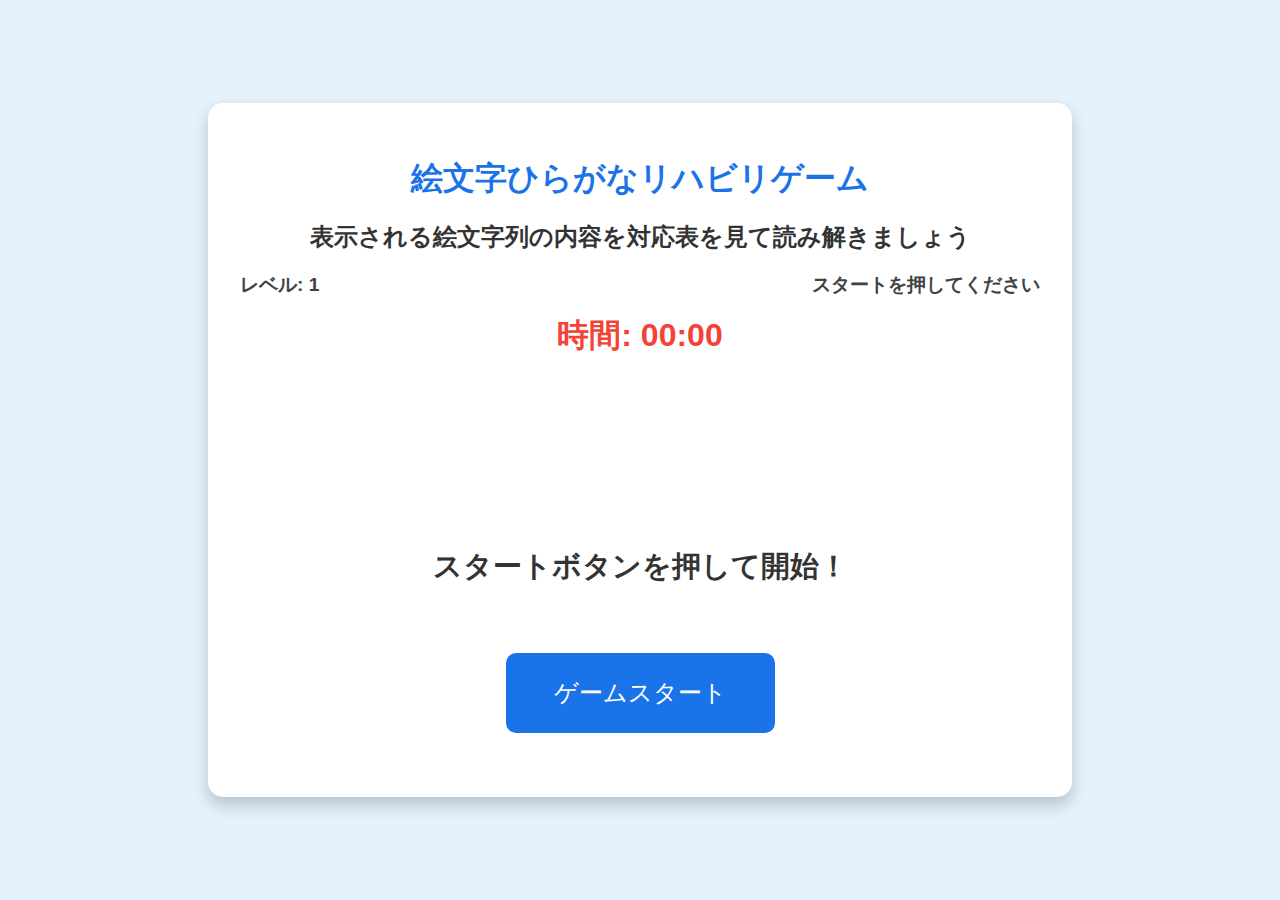
<file: ほりお/index.html>
<!DOCTYPE html>
<html lang="ja">
<head>
    <meta charset="UTF-8">
    <meta name="viewport" content="width=device-width, initial-scale=1.0">
    <title>リハビリゲーム</title>
    <style>
        body {
            font-family: 'Arial', sans-serif;
            display: flex;
            justify-content: center;
            align-items: center;
            min-height: 100vh;
            margin: 0;
            background-color: #e3f2fd;
            color: #333;
            text-align: center;
        }

        .container {
            background-color: #fff;
            padding: 2em;
            border-radius: 15px;
            box-shadow: 0 8px 16px rgba(0, 0, 0, 0.2);
            width: 95%;
            max-width: 800px;
        }

        h1 {
            color: #1a73e8;
            margin-bottom: 0.5em;
        }

        .top-section {
            display: flex;
            justify-content: space-between;
            align-items: center;
            margin-bottom: 1em;
        }

        .level-info, .correct-count {
            font-size: 1.2em;
            font-weight: bold;
            color: #424242;
        }

        .timer {
            font-size: 2em;
            font-weight: bold;
            color: #f44336;
            margin-bottom: 1em;
        }

        .table-container {
            margin: 1.5em 0;
            padding: 1.5em;
            background-color: #e8f5e9;
            border-radius: 10px;
            transition: opacity 0.5s ease-in-out;
        }

        .table-container.hidden {
            opacity: 0;
            height: 0;
            padding: 0;
            margin: 0;
            visibility: hidden;
        }

        .mapping-table {
            display: grid;
            grid-template-columns: repeat(5, 1fr);
            gap: 15px;
            font-size: 2em;
        }

        .mapping-table div {
            padding: 10px;
            border: 1px solid #c8e6c9;
            border-radius: 8px;
            background-color: #f1f8e9;
            font-weight: bold;
        }

        .game-area {
            margin-top: 2em;
        }

        .question {
            font-size: 4em;
            font-weight: bold;
            margin: 0.5em 0;
            height: 1.5em;
        }

        .input-section {
            display: flex;
            flex-direction: column;
            align-items: center;
            gap: 1em;
            margin-top: 2em;
        }

        .answer-input {
            font-size: 2.5em;
            width: 80%;
            padding: 0.5em;
            text-align: center;
            border: 2px solid #ccc;
            border-radius: 8px;
        }

        #kana-keypad {
            display: flex;
            flex-direction: column;
            gap: 10px;
            width: 90%;
            max-width: 800px;
            margin-top: 1em;
        }

        .hiragana-keys {
            display: flex;
            justify-content: center;
            gap: 10px;
            flex-wrap: wrap;
        }

        .action-buttons {
            display: flex;
            justify-content: center;
            gap: 10px;
        }

        .hiragana-keys .key {
            background-color: #4CAF50;
            color: white;
            border: none;
            padding: 1em;
            font-size: 1.5em;
            cursor: pointer;
            border-radius: 8px;
            transition: background-color 0.3s;
            box-sizing: border-box;
            flex-grow: 1;
        }

        .hiragana-keys .key:hover {
            background-color: #45a049;
        }

        .action-buttons .delete-button {
            background-color: #f44336;
            color: white;
            border: none;
            padding: 1em;
            font-size: 1.5em;
            cursor: pointer;
            border-radius: 8px;
            transition: background-color 0.3s;
            flex-grow: 1;
        }

        .action-buttons .delete-button:hover {
            background-color: #d32f2f;
        }

        .action-buttons .submit-button {
            background-color: #1a73e8;
            color: white;
            border: none;
            padding: 1em;
            font-size: 1.5em;
            cursor: pointer;
            border-radius: 8px;
            transition: background-color 0.3s;
            flex-grow: 2;
        }

        .action-buttons .submit-button:hover {
            background-color: #0d47a1;
        }

        .result {
            font-size: 1.8em;
            font-weight: bold;
            margin-top: 1em;
            height: 2em;
        }

        .correct {
            color: green;
        }

        .incorrect {
            color: red;
        }

        .start-button {
            font-size: 1.5em;
            padding: 1em 2em;
            margin-top: 2em;
            background-color: #1a73e8;
            color: white;
            border: none;
            border-radius: 10px;
            cursor: pointer;
            transition: background-color 0.3s;
        }

        .start-button:hover {
            background-color: #0d47a1;
        }

        .game-complete-message {
            font-size: 2em;
            font-weight: bold;
            color: #4CAF50;
            margin-top: 1em;
        }

        .level4-button {
            font-size: 1.5em;
            padding: 1em 2em;
            margin-top: 2em;
            background-color: #ff9800;
            color: white;
            border: none;
            border-radius: 10px;
            cursor: pointer;
            transition: background-color 0.3s;
        }

        .level4-button:hover {
            background-color: #e65100;
        }

        .retry-buttons {
            display: flex;
            justify-content: center;
            gap: 1em;
            margin-top: 2em;
        }

        .retry-button {
            font-size: 1em;
            padding: 0.8em 1.5em;
            background-color: #607d8b;
            color: white;
            border: none;
            border-radius: 8px;
            cursor: pointer;
            transition: background-color 0.3s;
        }

        .retry-button:hover {
            background-color: #455a64;
        }

        .hidden {
            display: none;
        }
    </style>
</head>
<body>
    <div class="container">
        <h1>絵文字ひらがなリハビリゲーム</h1>
        <h2>表示される絵文字列の内容を対応表を見て読み解きましょう</h2>
        <div class="top-section">
            <div id="level-info" class="level-info">レベル: 1 </div>
            <div id="correct-count" class="correct-count">スタートを押してください</div>
        </div>
        
        <div id="timer" class="timer">時間: 00:00</div>

        <div class="table-container">
            <h2>対応表</h2>
            <div id="mapping-table" class="mapping-table"></div>
        </div>
        
        <div class="game-area">
            <div id="question" class="question"></div>
            
            <div class="input-section">
                <input type="text" id="answer-input" class="answer-input" placeholder="ひらがなをクリックしてください" readonly>
                <div id="kana-keypad">
                    <div id="hiragana-keys" class="hiragana-keys"></div>
                    <div id="action-buttons" class="action-buttons"></div>
                </div>
            </div>

            <div id="result" class="result"></div>
            <button id="start-button" class="start-button">ゲームスタート</button>
            <div id="game-complete-message" class="game-complete-message"></div>
            
            <div class="retry-buttons hidden">
                <button id="retry-level1" class="retry-button">レベル1から再挑戦</button>
                <button id="retry-level2" class="retry-button">レベル2から再挑戦</button>
                <button id="retry-level3" class="retry-button">レベル3から再挑戦</button>
            </div>
            
            <button id="level4-button" class="level4-button hidden">レベル4へ挑戦！</button>
        </div>
    </div>

    <script>
        document.addEventListener('DOMContentLoaded', () => {
            // ひらがなと絵文字のリストを定義
            const hiraganaKeys = ['い', 'か', 'る', 'く', 'ま', 'し', 'さ'];
            const emojis = ['🍊', '🍒', '🥝', '🍍', '🥭', '🍉', '🍋'];
            
            // ゲーム開始時に毎回新しく生成される対応表
            let limitedMapping = {};
            let reverseLimitedMapping = {};

            // 固定された問題リスト
            const fixedProblems = {
                1: ['しか', 'くま', 'いか', 'さる', 'さい', 'いし'],
                2: ['いるか', 'くるま', 'しかく', 'かかし', 'しるく'],
                3: ['いかさま', 'かるいし', 'さいかい']
            };

            // レベル4の問題リスト (レベル1, 2, 3の単語をまとめる)
            const allProblems = [
                ...fixedProblems[1],
                ...fixedProblems[2],
                ...fixedProblems[3]
            ];
            
            fixedProblems[4] = allProblems;

            // DOM要素の取得
            const mappingTableContainer = document.querySelector('.table-container');
            const mappingTable = document.getElementById('mapping-table');
            const questionEl = document.getElementById('question');
            const answerInput = document.getElementById('answer-input');
            const resultEl = document.getElementById('result');
            const levelInfoEl = document.getElementById('level-info');
            const correctCountEl = document.getElementById('correct-count');
            const startButton = document.getElementById('start-button');
            const timerEl = document.getElementById('timer');
            const gameCompleteMessage = document.getElementById('game-complete-message');
            const level4Button = document.getElementById('level4-button');
            const retryButtonsContainer = document.querySelector('.retry-buttons');
            const retryLevel1Button = document.getElementById('retry-level1');
            const retryLevel2Button = document.getElementById('retry-level2');
            const retryLevel3Button = document.getElementById('retry-level3');
            const hiraganaKeysContainer = document.getElementById('hiragana-keys');
            const actionButtonsContainer = document.getElementById('action-buttons');

            let currentLevel = 1;
            let problemIndex = 0;
            let correctCount = 0;
            let currentProblem = '';
            let currentExpectedAnswer = '';

            let timerId;
            let startTime;
            let isGameActive = false;

            // 対応表をシャッフルして生成する関数
            function createMappingTable() {
                const shuffledEmojis = [...emojis];
                for (let i = shuffledEmojis.length - 1; i > 0; i--) {
                    const j = Math.floor(Math.random() * (i + 1));
                    [shuffledEmojis[i], shuffledEmojis[j]] = [shuffledEmojis[j], shuffledEmojis[i]];
                }
                
                limitedMapping = {};
                reverseLimitedMapping = {};
                hiraganaKeys.forEach((kana, index) => {
                    limitedMapping[kana] = shuffledEmojis[index];
                    reverseLimitedMapping[shuffledEmojis[index]] = kana;
                });

                // 対応表の表示
                mappingTable.innerHTML = '';
                for (const kana in limitedMapping) {
                    const div = document.createElement('div');
                    div.textContent = `${kana}: ${limitedMapping[kana]}`;
                    mappingTable.appendChild(div);
                }
            }

            // タイマーの開始
            function startTimer() {
                startTime = Date.now();
                timerId = setInterval(updateTimer, 1000);
            }

            // タイマーの更新
            function updateTimer() {
                const elapsedTime = Math.floor((Date.now() - startTime) / 1000);
                const minutes = Math.floor(elapsedTime / 60).toString().padStart(2, '0');
                const seconds = (elapsedTime % 60).toString().padStart(2, '0');
                timerEl.textContent = `時間: ${minutes}:${seconds}`;
            }

            // タイマーの停止
            function stopTimer() {
                clearInterval(timerId);
            }

            // 正解数表示を更新する関数
            function updateCorrectCountDisplay() {
                let remaining;
                if (currentLevel === 1) {
                    remaining = fixedProblems[1].length - problemIndex;
                    correctCountEl.textContent = `レベル2まであと${remaining}問`;
                } else if (currentLevel === 2) {
                    remaining = fixedProblems[2].length - problemIndex;
                    correctCountEl.textContent = `レベル3まであと${remaining}問`;
                } else if (currentLevel === 3) {
                    remaining = fixedProblems[3].length - problemIndex;
                    correctCountEl.textContent = `クリアまであと${remaining}問`;
                } else if (currentLevel === 4) {
                    remaining = fixedProblems[4].length - problemIndex;
                    correctCountEl.textContent = `クリアまであと${remaining}問`;
                }
            }

            // 対応表の表示/非表示を切り替える
            function toggleMappingTable(show) {
                if (show) {
                    mappingTableContainer.classList.remove('hidden');
                } else {
                    mappingTableContainer.classList.add('hidden');
                }
            }

            // 仮想キーパッドと解答ボタンの生成
            function createKeypad() {
                hiraganaKeysContainer.innerHTML = '';
                actionButtonsContainer.innerHTML = '';
                
                hiraganaKeys.forEach(kana => {
                    const button = document.createElement('button');
                    button.className = 'key';
                    button.textContent = kana;
                    button.disabled = true;
                    button.addEventListener('click', () => {
                        if (isGameActive) {
                            answerInput.value += kana;
                        }
                    });
                    hiraganaKeysContainer.appendChild(button);
                });
                
                // 削除ボタンを追加
                const deleteButton = document.createElement('button');
                deleteButton.className = 'delete-button';
                deleteButton.textContent = '削除';
                deleteButton.disabled = true;
                deleteButton.addEventListener('click', () => {
                    if (isGameActive) {
                        answerInput.value = answerInput.value.slice(0, -1);
                    }
                });
                actionButtonsContainer.appendChild(deleteButton);

                // 解答ボタンを追加
                const submitBtn = document.createElement('button');
                submitBtn.id = 'submit-button';
                submitBtn.className = 'submit-button';
                submitBtn.textContent = '解答する';
                submitBtn.disabled = true;
                submitBtn.addEventListener('click', () => {
                    if (isGameActive) {
                        checkAnswer();
                    }
                });
                actionButtonsContainer.appendChild(submitBtn);
            }

            // 新しい問題の表示
            function displayNextProblem() {
                const levelProblems = fixedProblems[currentLevel];
                if (problemIndex >= levelProblems.length) {
                    // レベルクリア
                    if (currentLevel < 3) {
                        currentLevel++;
                        problemIndex = 0;
                        alert(`レベルアップ！\n次のレベル${currentLevel}に挑戦します。`);
                    } else if (currentLevel === 3) {
                        // レベル3をクリア
                        stopTimer();
                        isGameActive = false;
                        gameCompleteMessage.textContent = 'おめでとうございます！レベル3をクリアしました！';
                        level4Button.classList.remove('hidden');
                        retryButtonsContainer.classList.remove('hidden');
                        
                        // キーパッドを無効化
                        document.querySelectorAll('.key, .delete-button, .submit-button').forEach(btn => btn.disabled = true);
                        return;
                    } else if (currentLevel === 4) {
                        // レベル4をクリア
                        isGameActive = false;
                        alert(`おめでとうございます！すべての問題をクリアしました！`);
                        
                        // キーパッドを無効化
                        document.querySelectorAll('.key, .delete-button, .submit-button').forEach(btn => btn.disabled = true);
                        level4Button.classList.remove('hidden');
                        retryButtonsContainer.classList.remove('hidden');
                        return;
                    }
                }

                currentExpectedAnswer = fixedProblems[currentLevel][problemIndex];
                currentProblem = '';
                for (const char of currentExpectedAnswer) {
                    currentProblem += limitedMapping[char];
                }

                questionEl.textContent = currentProblem;
                answerInput.value = '';
                resultEl.textContent = '';
                levelInfoEl.textContent = `レベル: ${currentLevel}`;
                updateCorrectCountDisplay();
            }

            // 解答のチェック
            function checkAnswer() {
                const userAnswer = answerInput.value.trim();
                
                if (userAnswer === currentExpectedAnswer) {
                    resultEl.textContent = '正解！🎉';
                    resultEl.className = 'result correct';
                    correctCount++;
                    problemIndex++;
                } else {
                    resultEl.textContent = '不正解…😢';
                    resultEl.className = 'result incorrect';
                    correctCount = 0;
                }
                
                // 次の問題を少し遅れて表示
                setTimeout(displayNextProblem, 1000);
            }

            // ゲームの開始
            function startGame(level = 1) {
                // 現在のゲームを強制終了
                stopTimer();
                isGameActive = false;
                
                startButton.classList.add('hidden');
                level4Button.classList.add('hidden');
                retryButtonsContainer.classList.add('hidden');
                gameCompleteMessage.textContent = '';
                
                // ゲーム状態をリセット
                currentLevel = level;
                problemIndex = 0;
                correctCount = 0;
                
                // キーパッドと解答ボタンを有効化
                document.querySelectorAll('.key, .delete-button, .submit-button').forEach(btn => btn.disabled = false);

                if (currentLevel < 4) {
                    toggleMappingTable(true);
                    startTimer();
                } else {
                    toggleMappingTable(false);
                    timerEl.textContent = '時間: --:--';
                }

                answerInput.style.display = 'block';
                document.getElementById('kana-keypad').style.display = 'flex';
                resultEl.textContent = '';
                
                createMappingTable(); // ゲーム開始時に対応表を生成
                displayNextProblem();
                isGameActive = true;
            }

            // 初期化
            createMappingTable();
            createKeypad();
            toggleMappingTable(false); // 初期状態では非表示
            questionEl.textContent = '';
            answerInput.style.display = 'none';
            document.getElementById('kana-keypad').style.display = 'none';
            resultEl.textContent = 'スタートボタンを押して開始！';
            correctCountEl.textContent = 'スタートを押してください';

            startButton.addEventListener('click', () => {
                startGame();
            });

            level4Button.addEventListener('click', () => {
                startGame(4);
            });

            retryLevel1Button.addEventListener('click', () => {
                startGame(1);
            });

            retryLevel2Button.addEventListener('click', () => {
                startGame(2);
            });
            
            retryLevel3Button.addEventListener('click', () => {
                startGame(3);
            });
        });
    </script>
</body>
</html>
</file>
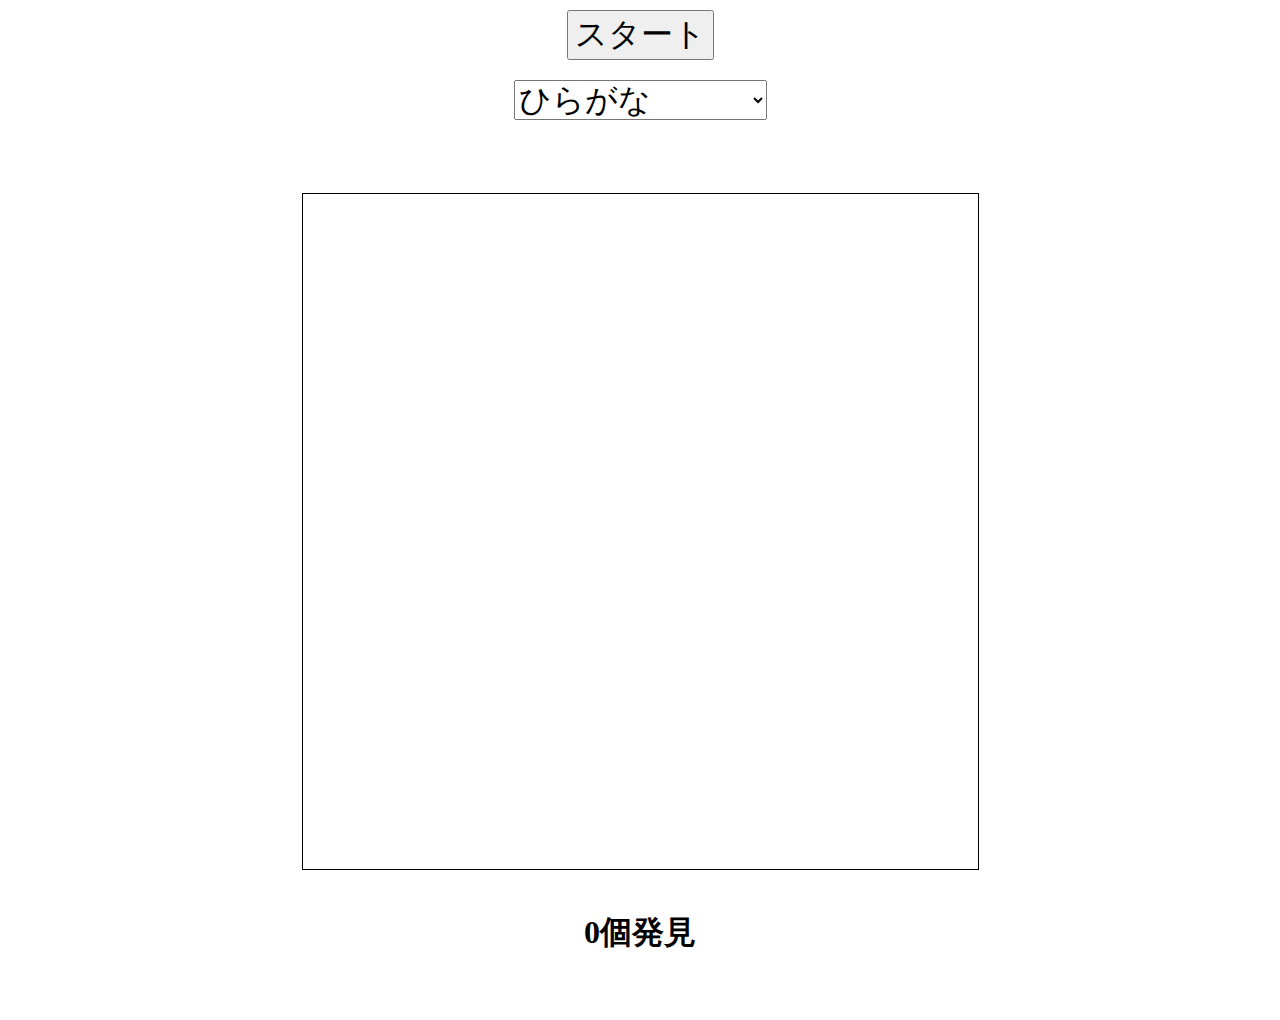
<file: とーま/標準注意検査法/index.html>
<!DOCTYPE html>
<html lang="ja">
<head>
<meta charset="UTF-8">
<title>標準注意検査法（整列版）</title>
<style>
    body {
        width: 75%;
        display: flex;
        flex-direction: column;
        margin: auto;
        font-family: "ＭＳ 明朝";
        align-items: center;
    }
    input[type="button"], select {
        font-size: 32px;
        margin: 10px;
    }
    canvas {
        margin: 20px 0;
        border: 1px solid #000;
    }
    h1 {
        text-align: center;
    }
</style>
</head>
<body>
<input type="button" value="スタート" id="button" onclick="start()">
<select name="select" id="select">
    <option value="hira">ひらがな</option>
    <option value="alpha">アルファベット</option>
    <option value="number">数字</option>
    <option value="shape">図形</option>
    <option value="記号">記号</option>
</select>
<h1 id="question"></h1>
<canvas id="canvas"></canvas>
<h1 id="progress">0個発見</h1>
<h1 id="record"></h1>

<script>
const canvas = document.getElementById("canvas");
const ctx = canvas.getContext("2d");
const qText = document.getElementById("question");
const progText = document.getElementById("progress");

const xLen = 20; // 横の数
const yLen = 10; // 縦の数
let fontSize;
let itemsOnCanvas = []; // 描画アイテム
let answerArray = [];
let progress = 0;
let answerLen;
let startTime;
let canClick = false;
let button;

// Canvasサイズ
let width = window.innerWidth*0.75;
let height = window.innerHeight*0.75;
let size = Math.min(width, height);
canvas.width = size;
canvas.height = size;
fontSize = size / xLen;
ctx.font = fontSize + "px 'ＭＳ 明朝'";
ctx.textBaseline = "top";


function start() {
    const mode = document.getElementById("select").value;
    let itemList;

    if (mode === "hira") itemList = "あかさたなはまやらわ";
    else if (mode === "alpha") itemList = "ABCDEFGHIJKLMNOPQRSTUVWXYZ";
    else if (mode === "number") itemList = "0123456789";
    else if (mode === "shape") itemList = ["◯","△","▽","☆","◇","◎"];
    else if (mode === "記号") itemList = ["β","δ","γ","ε","λ","π","φ","ψ","ω"];

    document.getElementById("button").remove();
    document.getElementById("select").remove();

    
    // 初期化
    itemsOnCanvas = [];
    answerArray = [];
    progress = 0;
    let countList = {};

    // 整列描画
    for (let y=0; y<yLen; y++){
        for (let x=0; x<xLen; x++){
            let index = Math.floor(Math.random() * itemList.length);
            let item = itemList[index];
            let xPos = x * fontSize;
            let yPos = y * size / yLen;
            itemsOnCanvas.push({item, x:xPos, y:yPos});
            ctx.fillStyle = "black";
            //ctx.fillText(item, xPos + (mode==="alpha"?fontSize/4:0), yPos);
            ctx.textAlign = "center";  // 中央揃え
            ctx.textBaseline = "top";  // 上揃え
            ctx.fillText(item, xPos + fontSize/2, yPos);


            // 出現カウント
            countList[index] = (countList[index] || 0) + 1;
        }
    }

    // 正解を最も多く出現したものに設定
    let max = 0, answerIndex;
    Object.keys(countList).forEach(k=>{
        if(countList[k]>max){ max = countList[k]; answerIndex = k; }
    });

    // 正解座標を保存
    itemsOnCanvas.forEach(i=>{
        if(i.item === itemList[answerIndex]) answerArray.push(i);
    });

    qText.innerHTML = `「<b>${itemList[answerIndex]}</b>」をクリックしてください。<br>全部見つけたら終了ボタンを押してください。`;
    answerLen = answerArray.length;
    startTime = Date.now();

    button = document.createElement("input");
    button.type="button";
    button.value="終了";
    button.addEventListener('click', finish);
    document.body.appendChild(button);

    canClick = true;
}

// クリック処理
canvas.addEventListener("click", (e)=>{
    if(!canClick) return;
    const x = e.offsetX;
    const y = e.offsetY;
    answerArray.forEach((el, idx)=>{
        if(x > el.x && x < el.x + fontSize && y > el.y && y < el.y + fontSize){
            answerArray.splice(idx,1);
            progress++;
            ctx.beginPath();
            ctx.strokeStyle="#f00";
            ctx.lineWidth=4;
            ctx.arc(el.x+fontSize/2, el.y+fontSize/2, fontSize/2,0,Math.PI*2);
            ctx.stroke();
            progText.innerText = `${progress}個発見`;
        }
    });
});

// 終了処理
function finish(){
    if(!canClick){
        location.reload();
        return;
    }
    canClick=false;
    answerArray.forEach(el=>{
        ctx.beginPath();
        ctx.fillStyle="rgba(255,255,0,0.5)";
        ctx.arc(el.x+fontSize/2, el.y+fontSize/2, fontSize/2,0,Math.PI*2);
        ctx.fill();
        ctx.fillStyle="black";
        //ctx.fillText(el.item, el.x, el.y);
        ctx.fillText(el.item, el.x + fontSize/2, el.y);
    });
    const timeSec = Math.floor((Date.now()-startTime)/1000);
    document.getElementById("record").innerText = `かかった時間: ${timeSec}秒\n見落とし: ${answerArray.length}個`;
    button.value="再挑戦";
}
</script>
</body>
</html>
</file>
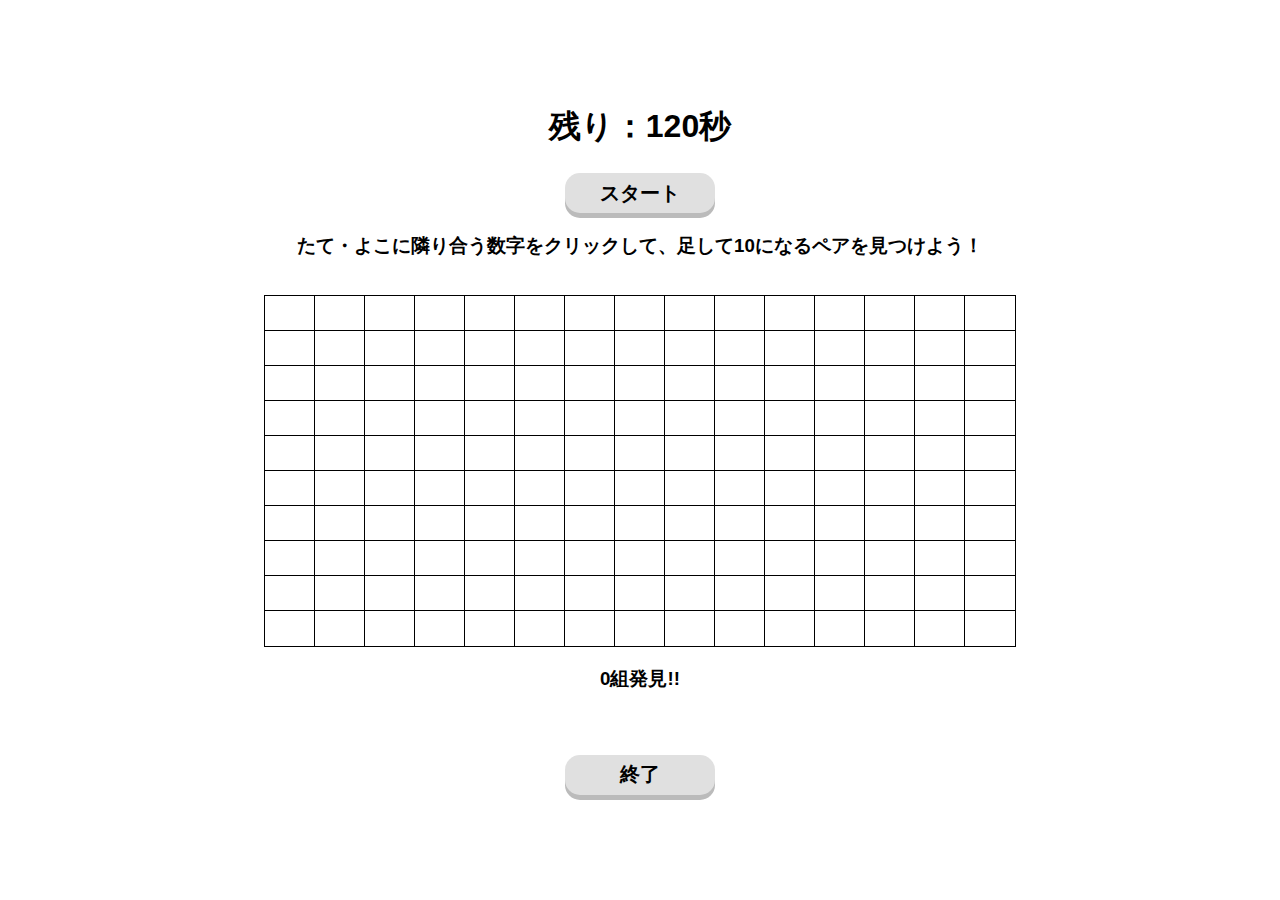
<file: とーま/計算ゲーム/index.html>
<!DOCTYPE html>
<html lang="ja">
<head>
<meta charset="UTF-8">
<title>計算ゲーム</title>
<style>
    body {
        min-height: 100vh;
        min-width: 100vh;
        display: flex;
        flex-direction: column;
        justify-content: center;
        align-items: center;
        margin: 0;
        font-family: sans-serif;
    }

    #Time {
        margin: 10px;
        min-height: 1.5em; /* 高さを固定 */
    }

    #Goal {
        margin: 10px;
        min-height: 2em; /* 高さを固定 */
    }

    .Grid {
        display: grid;
        grid-template-rows: repeat(10, 35px);
        grid-template-columns: repeat(15, 50px);
        margin: 15px 0;
    }

    .cell { 
        box-sizing: border-box;
        outline: 1px solid black;
        background: #fff;
        display: flex;
        justify-content: center;
        align-items: center;
        font-size: 25px;
        cursor: pointer;
    }

    button {
        width: 150px;
        height: 40px;
        margin: 10px;
        border: none;
        border-radius: 15px;
        background: #e0e0e0;
        color: black;
        font-size: 20px;
        font-weight: bold;
        box-shadow: 0 5px 0 #bbb;
        cursor: pointer;
        transition: 0.1s;
    }
    button:hover { box-shadow: 0 6px 0 #999; }
    button:active {
        position: relative;
        top: 4px;
        box-shadow: 0 2px 0 #999;
    }
    button:disabled { cursor: not-allowed; }

    .selected { background: darkorange; }
    .corect   { background: lightgreen; pointer-events: none; }
    .incorrect{ background: lightcoral; pointer-events: none; }

    /* メッセージ類の高さを固定 */
    #Pair, #Result {
        margin: 5px;
        min-height: 1.5em;
    }
</style>
</head>
<body>
    <h1 id="Time">残り：120秒</h1>
    <button id="Start">スタート</button>
    <h3 id="Goal">たて・よこに隣り合う数字をクリックして、足して10になるペアを見つけよう！</h3>
    <div id="Grid" class="Grid"></div>
    <h3 id="Pair">0組発見!!</h3>
    <h2 id="Result">&nbsp;</h2> <!-- 空白で高さ確保 -->
    <button id="End" disabled>終了</button>
</body>

<script>
const rows = 10;
const cols = 15;
let selectedCell = null;
let foundPairs = 0;
let missPairs = 0;
let timer = 120;
let timerId = null;
let isPlaying = false;

const grid = document.getElementById("Grid");
const start = document.getElementById("Start");
const end = document.getElementById("End");
const pair = document.getElementById("Pair");
const time = document.getElementById("Time");
const result = document.getElementById("Result");

function makeGrid() {
    grid.innerHTML = "";

    for(let r=0; r<rows; r++){
        for(let c=0; c<cols; c++){
            const cell = document.createElement("div");
            cell.className = "cell";
            cell.dataset.row = r;
            cell.dataset.col = c;
            grid.appendChild(cell);

            cell.addEventListener("click", () => onClickCell(cell));
        }
    }
    document.querySelectorAll(".cell").forEach(cell => cell.style.pointerEvents = "none");
}

function onClickCell(cell){
    if(cell.classList.contains("selected") || cell.classList.contains("corect")) {
        cell.classList.remove("selected");
        selectedCell = null;
        return;
    }

    if(!selectedCell){
        cell.classList.add("selected");
        selectedCell = cell;
    } else {
        const first = selectedCell;
        const second = cell;

        const firstNum = parseInt(first.textContent);
        const secondNum = parseInt(second.textContent);

        const r1 = parseInt(first.dataset.row);
        const c1 = parseInt(first.dataset.col);
        const r2 = parseInt(second.dataset.row);
        const c2 = parseInt(second.dataset.col);

        const isAdjacent = (Math.abs(r1 - r2) === 1 && c1 === c2) || (Math.abs(c1 - c2) === 1 && r1 === r2);

        if(firstNum + secondNum === 10 && isAdjacent){
            first.classList.remove("selected");
            second.classList.remove("selected");
            first.classList.add("corect");
            second.classList.add("corect");
            foundPairs++;
            pair.textContent = foundPairs + "組発見!!";
        } else {
            first.classList.remove("selected");
            second.classList.remove("selected");
        }
        selectedCell = null;
    }
}

function GameStart(){
    if(isPlaying) return;
    isPlaying = true;
    start.disabled = true;
    end.disabled = false;
    start.innerText = "挑戦中...";
    foundPairs = 0;
    pair.textContent = "0組発見!!";
    timer = 120;
    time.textContent = `残り：${timer}秒`;

    result.textContent = "\u00A0"; // 空白で高さ確保
    missPairs = 0;

    document.querySelectorAll(".cell").forEach(cell => {
        cell.textContent = Math.floor(Math.random() * 9) + 1;
        cell.classList.remove("selected", "corect","incorrect");
        cell.style.pointerEvents = "auto";
    });

    timerId = setInterval(() => {
        timer--;
        time.textContent = `残り：${timer}秒`;
        if(timer <= 0){
            clearInterval(timerId);
            answer();
            document.querySelectorAll(".cell").forEach(cell => cell.style.pointerEvents = "none");
            start.innerText = "再挑戦";
            start.disabled = false;
            isPlaying = false;
            result.textContent = `${missPairs}組発見できませんでした`;
        }
    }, 1000);
}

function answer() {
    const cells = Array.from(document.querySelectorAll(".cell"));
    for(let i = 0; i < cells.length; i++){
        const first = cells[i];
        if(first.classList.contains("corect") || first.classList.contains("incorrect")) continue;

        for(let j = i+1; j < cells.length; j++){
            const second = cells[j];
            if(second.classList.contains("corect") || second.classList.contains("incorrect")) continue;

            const r1 = parseInt(first.dataset.row);
            const c1 = parseInt(first.dataset.col);
            const r2 = parseInt(second.dataset.row);
            const c2 = parseInt(second.dataset.col);

            const isAdjacent = (Math.abs(r1 - r2) === 1 && c1 === c2) || (Math.abs(c1 - c2) === 1 && r1 === r2);

            const firstNum = parseInt(first.textContent);
            const secondNum = parseInt(second.textContent);

            if(firstNum + secondNum === 10 && isAdjacent){
                first.classList.add("incorrect");
                second.classList.add("incorrect");
                missPairs++;
                break;
            }
        }
    }
}

function GameEnd() {
    clearInterval(timerId);
    answer();
    document.querySelectorAll(".cell").forEach(cell => cell.style.pointerEvents = "none");
    start.innerText = "再挑戦";
    start.disabled = false;
    end.disabled = true;
    isPlaying = false;
    result.textContent = `${missPairs}組発見できませんでした`;
}

function RestGame() {
    clearInterval(timerId);
    timer=120;
    time.textContent=`残り：${timer}秒`;

    document.querySelectorAll(".cell").forEach(cell => {
        cell.textContent="";
        cell.classList.remove("selected","corect","incorrect");
        cell.style.pointerEvents="none";
    })

    foundPairs=0;
    missPairs=0;
    pair.textContent="0組発見!!";
    result.textContent="\u00A0";

    start.disabled=false;
    start.innerText="スタート";
    end.disabled=true;

    selectedCell=null;
    isPlaying=false;
}

makeGrid();

start.addEventListener("click", () => {
    if(start.innerText === "スタート"){
        GameStart(); // ゲーム開始
    } else {
        RestGame();  // 再挑戦押したときはリセットのみ
    }
});
end.addEventListener("click", GameEnd);
</script>
</html>
</file>
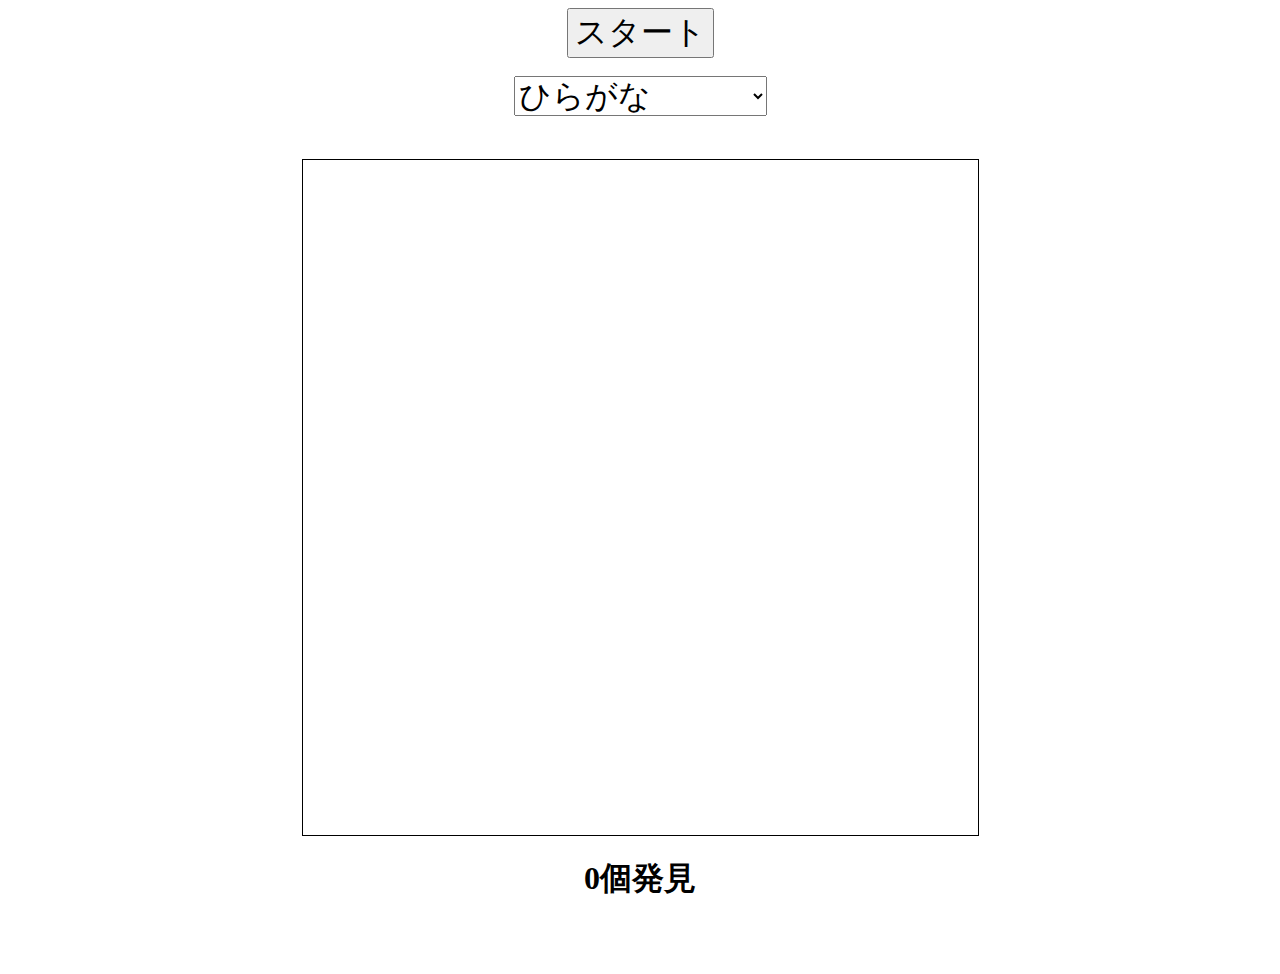
<file: さとう/game.html>
<!DOCTYPE html>
<html>

<head>
    <meta charset="utf-8">
    <style>
        body {
            width: 75%;
            display: flex;
            margin-right: auto;
            margin-left: auto;
            flex-direction: column;
        }

        input[type="button"] {
            margin: auto;
            font-size: 32px;
        }

        select {
            margin: auto;
            font-size: 32px;
        }

        canvas {
            margin-left: auto;
            margin-right: auto;
        }

        h1 {
            text-align: center;
        }

        * {
            font-family: "ＭＳ 明朝";
        }
    </style>
</head>

<body>
    <input type="button" value="スタート" onclick="start()" id="button">
    <br>
    <select name="select" id="select">
        <option value="hira">ひらがな</option>
        <option value="alpha">アルファベット</option>
    </select>
    <h1 id="question"></h1>
    <canvas id="canvas"></canvas>
    <h1 id="progress">0個発見</h1>
    <h1 id="record"></h1>
</body>
<script>
    let mode;
    const xLen = 20;
    const yLen = 10;
    var progress = 0;
    var answerLen;
    let charList;
    var checkList = [];
    var countList = {};
    const canvas = document.getElementById("canvas");
    const ctx = canvas.getContext("2d");
    let button, restart;
    const qText = document.getElementById("question");
    const progText = document.getElementById("progress");
    var answerArray = [];
    let width = window.innerWidth * 3 / 4;
    let height = window.innerHeight * 3 / 4;
    let size = Math.min(width, height);
    let fontSize = size / xLen;
    canvas.width = size;
    canvas.height = size;
    canvas.style.border = "1px solid";
    ctx.font = size / xLen + "px'ＭＳ 明朝'";
    ctx.textBaseline = "top";
    let startTime;
    let answerIndex;
    let canClick = false;
    function start() {
        mode = document.getElementById("select").value
        charList = (mode == "hira") ? "あいうえおかきくけこさしすせそたちつてとなにぬねのはひふへほまみむめもやゆよらりるれろわをん" : "ABCDEFGHIJKLMNOPQRSTUVWXYZ";
        document.getElementById("button").remove();
        document.getElementById("select").remove();
        for (let i = 0; i < xLen * yLen; i++) {
            var random = Math.floor(Math.random() * charList.length);
            checkList.push(random);
            if (random in countList) countList[random]++;
            else countList[random] = 1;
        }
        if (true) {
            var max = 0, maxindex = -1;
            Object.keys(countList).forEach(function (key) {
                if (max < countList[key]) {
                    max = countList[key];
                    maxindex = key;
                }
            });
            answerIndex = maxindex;
        }
        else {
            answerIndex = Math.floor(Math.random() * charList.length);
            var answerIndex = maxindex;
            while (!checkList.includes(answerIndex)) {
                answerIndex = Math.floor(Math.random() * charList.length);
            }
        }
        let rIndex = 0;
        for (let y = 0; y < yLen; y++) {
            for (let x = 0; x < xLen; x++) {
                var index = checkList[rIndex];
                var xPos = x * fontSize;
                var yPos = y * size / (yLen - 0.5);
                if (index == answerIndex) {
                    answerArray.push([xPos, yPos]);
                }
                ctx.fillStyle = "black";
                if (mode == "hira") ctx.fillText(charList[index], xPos, yPos);
                else ctx.fillText(charList[index], xPos + fontSize / 4, yPos);
                rIndex++;
            }
        }

        qText.innerHTML = "「<b>" + charList[answerIndex] + "</b>」という文字を選んでクリックしてください。<br>全部見つけたら終了ボタンを押してください。";/*それは何個ありましたか?*/
        answerLen = answerArray.length;
        startTime = Date.now();
        button = document.createElement("input");
        button.type = "button";
        button.value = "終了";
        button.addEventListener('click', { answer: answerIndex, handleEvent: finish });
        document.body.appendChild(button);
        canClick = true;
    }
    function finish() {
        if (canClick) {
            document.getElementById("record").innerText = "かかった時間:" + Math.floor((Date.now() - startTime) / 1000) + "秒\n見落としの個数:" + (answerLen - progress) + "個";
            answerArray.forEach(element => {
                ctx.beginPath();
                ctx.fillStyle = "rgba(255,255,0,0.5)";
                ctx.arc(element[0] + fontSize / 2, element[1] + fontSize / 2, fontSize / 2, 0, 2 * Math.PI);
                ctx.closePath();
                ctx.fill();
                ctx.fillStyle = "black";
                if (mode == "hira") ctx.fillText(charList[this.answer], element[0], element[1]);
                else ctx.fillText(charList[this.answer], element[0] + fontSize / 4, element[1]);
            });
            canClick = false;
            button.value = "再挑戦";
        }
        else {
            window.location.reload();
        }
    }
    canvas.addEventListener("click", (e) => {
        if (!canClick) return;
        var x = e.offsetX;
        var y = e.offsetY;
        answerArray.forEach((element, index) => {
            if (element[0] < x && x < element[0] + fontSize && element[1] < y && y < element[1] + fontSize) {
                answerArray.splice(index, 1);
                progress++;
                ctx.beginPath();
                ctx.strokeStyle = "#f00";
                ctx.lineWidth = 4;
                ctx.arc(element[0] + fontSize / 2, element[1] + fontSize / 2, fontSize / 2, 0, 2 * Math.PI);
                ctx.stroke();
                progText.innerText = progress + "個発見"
            }
        });
    });
</script>

</html>
</file>
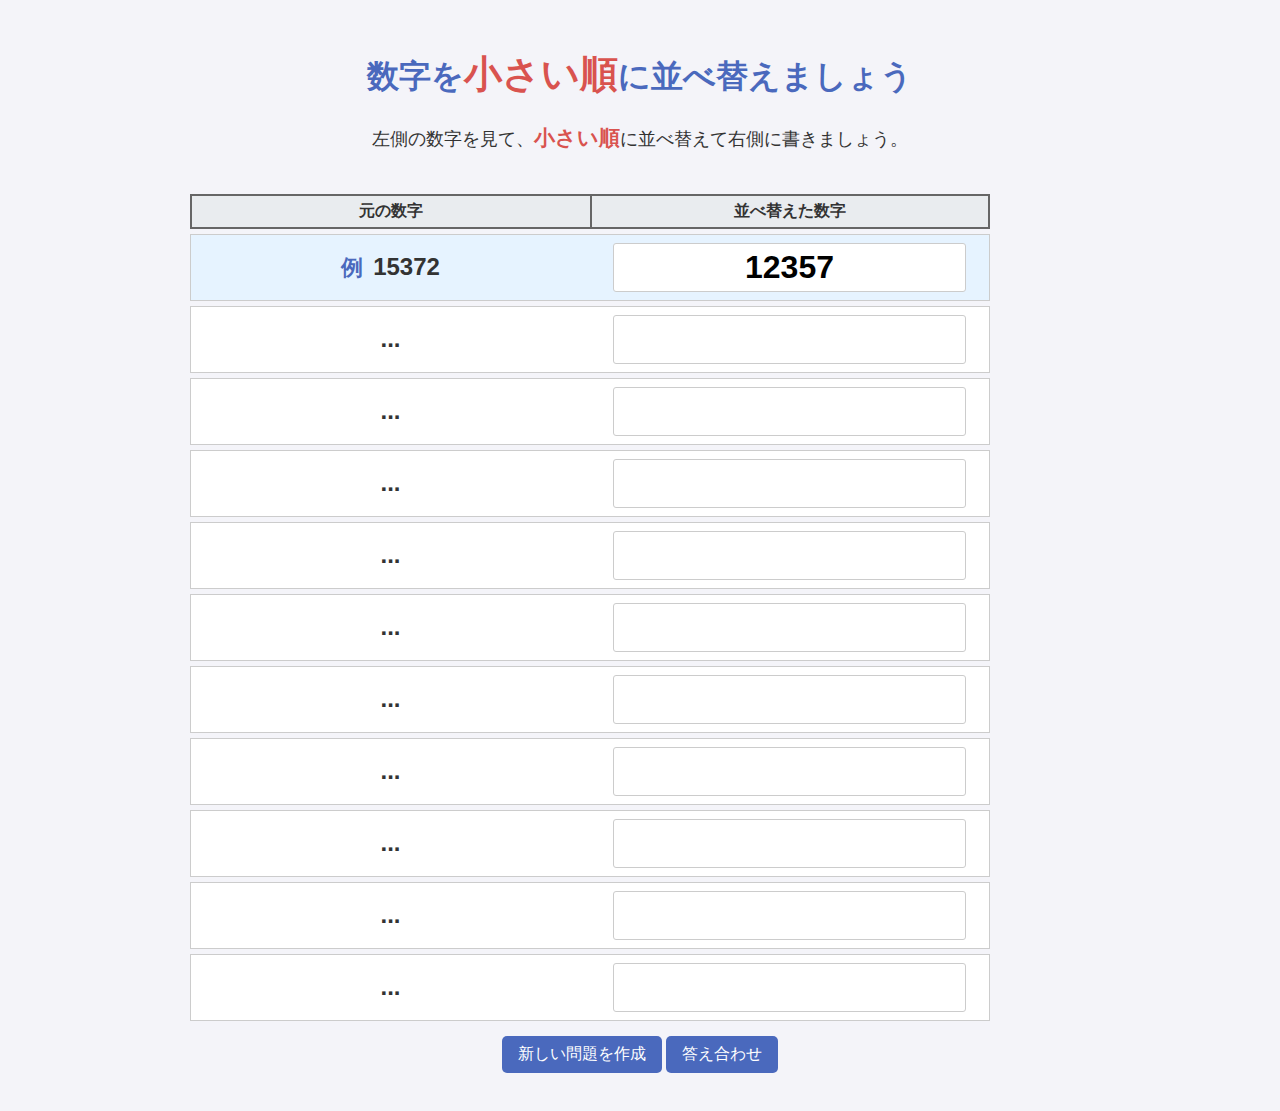
<file: みやもと/riha.html>
<!DOCTYPE html>
<html lang="ja">
<head>
    <meta charset="UTF-8">
    <title>数字の並び替えリハビリ</title>
    <style>
        body {
            font-family: 'Segoe UI', Tahoma, Geneva, Verdana, sans-serif;
            background-color: #f4f4f9;
            color: #333;
            display: flex;
            flex-direction: column;
            align-items: center;
            padding: 20px;
            box-sizing: border-box;
        }

        header {
            text-align: center;
            margin-bottom: 30px;
        }

        h1 {
            color: #4a69bd;
            font-size: 2em;
        }

        p {
            font-size: 1.1em;
            line-height: 1.5;
            margin: 5px 0;
        }

        .highlight {
            color: #d9534f;
            font-weight: bold;
            font-size: 1.2em;
        }

        main {
            width: 100%;
            max-width: 900px;
        }

        table {
            border-collapse: separate;
            border-spacing: 0 5px;
            width: 100%;
            max-width: 800px;
            margin-bottom: 10px;
        }

        th {
            background-color: #e9ecef;
            font-weight: bold;
            border: 2px solid #666;
            padding: 5px 10px;
            text-align: center;
            font-size: 1em;
            width: 50%;
        }

        td {
            background-color: #fff;
            padding: 8px 10px;
            text-align: center;
            font-size: 1.5em;
            font-weight: bold;
            border: 1px solid #ccc;
        }
        
        .example-row td {
            background-color: #e6f3ff;
            font-weight: bold;
        }

        th:first-child, td:first-child {
            border-right: none;
        }
        
        td:last-child {
            border-left: none;
            font-size: 1em;
            font-weight: normal;
        }
        
        input[type="text"] {
            width: 90%;
            padding: 5px;
            font-size: 2em;
            font-weight: bold;
            border: 1px solid #ccc;
            border-radius: 3px;
            text-align: center;
            transition: background-color 0.3s;
        }
        
        .example-label {
            display: inline-block;
            margin-right: 10px;
            font-size: 0.9em;
            color: #4a69bd;
        }
        
        .hidden-number {
            color: transparent;
            text-shadow: 0 0 5px rgba(0,0,0,0.5);
        }

        .controls {
            text-align: center;
        }

        button {
            padding: 8px 16px;
            font-size: 1em;
            cursor: pointer;
            background-color: #4a69bd;
            color: white;
            border: none;
            border-radius: 5px;
            transition: background-color 0.3s;
        }

        button:hover {
            background-color: #3a57a1;
        }

        #feedback {
            margin-top: 10px;
            font-size: 1.2em;
            font-weight: bold;
        }
        
        .correct {
            color: #28a745;
        }

        .incorrect {
            color: #dc3545;
        }

        #timer {
            margin-top: 10px;
            font-size: 1.5em;
            font-weight: bold;
            color: #4a69bd;
        }
    </style>
</head>
<body>
    <header>
        <h1>数字を<span class="highlight">小さい順</span>に並べ替えましょう</h1>
        <p>左側の数字を見て、<span class="highlight">小さい順</span>に並べ替えて右側に書きましょう。</p>
    </header>
    
    <main>
        <table id="problem-table">
            <thead>
                <tr>
                    <th>元の数字</th>
                    <th>並べ替えた数字</th>
                </tr>
            </thead>
            <tbody>
                <tr class="example-row">
                    <td><span class="example-label">例</span>15372</td>
                    <td><input type="text" class="answer-input" data-correct-answer="12357" value="12357" readonly></td>
                </tr>
            </tbody>
        </table>
        
        <div class="controls">
            <button id="generate-button">新しい問題を作成</button>
            <button id="check-button">答え合わせ</button>
        </div>
        
        <div id="feedback"></div>
        <div id="timer"></div>
    </main>

    <script>
        document.addEventListener('DOMContentLoaded', () => {
            const problemTableBody = document.querySelector('#problem-table tbody');
            const generateButton = document.querySelector('#generate-button');
            const checkButton = document.querySelector('#check-button');
            const feedbackDiv = document.querySelector('#feedback');
            const timerDiv = document.querySelector('#timer');

            let startTime;
            let timerInterval;
            let timerStarted = false;

            function toHalfWidth(str) {
                return str.replace(/[０-９]/g, s => {
                    return String.fromCharCode(s.charCodeAt(0) - 0xFEE0);
                }).replace(/\s/g, '');
            }

            function generateUniqueNonZeroNumberString(length) {
                const digits = [1, 2, 3, 4, 5, 6, 7, 8, 9];
                let numberString = '';

                for (let i = 0; i < length; i++) {
                    const randomIndex = Math.floor(Math.random() * digits.length);
                    numberString += digits.splice(randomIndex, 1)[0];
                }
                return numberString;
            }
            
            function startTimer() {
                if (timerStarted) return;
                
                timerStarted = true;
                startTime = Date.now();
                timerInterval = setInterval(() => {
                    const elapsedTime = Date.now() - startTime;
                    const seconds = Math.floor(elapsedTime / 1000);
                    const milliseconds = (elapsedTime % 1000).toString().padStart(3, '0');
                    timerDiv.textContent = `タイム: ${seconds}秒${milliseconds}`;
                }, 10);
            }

            function generateProblems(numProblems) {
                const existingProblems = problemTableBody.querySelectorAll('tr:not(.example-row)');
                existingProblems.forEach(row => row.remove());

                clearInterval(timerInterval);
                timerStarted = false;
                timerDiv.textContent = '';
                feedbackDiv.textContent = '';

                for (let i = 0; i < numProblems; i++) {
                    const row = document.createElement('tr');
                    const numLength = Math.floor(Math.random() * 4) + 5;
                    const num = generateUniqueNonZeroNumberString(numLength);
                    const sortedNum = num.split('').sort().join('');
                    
                    row.innerHTML = `
                        <td data-original-number="${num}">...</td>
                        <td><input type="text" class="answer-input" data-correct-answer="${sortedNum}"></td>
                    `;
                    problemTableBody.appendChild(row);
                }

                const inputFields = document.querySelectorAll('.answer-input:not([readonly])');
                inputFields.forEach(input => {
                    input.addEventListener('focus', (event) => {
                        const originalNumberCell = event.target.closest('tr').querySelector('td:first-child');
                        if (originalNumberCell.textContent === '...') {
                            originalNumberCell.textContent = originalNumberCell.dataset.originalNumber;
                            startTimer();
                        }
                    }, { once: true });
                    
                    input.addEventListener('keydown', (event) => {
                        if (event.key === 'Enter' || event.key === 'ArrowDown') {
                            event.preventDefault();
                            
                            const currentIndex = Array.from(inputFields).indexOf(event.target);
                            const nextIndex = currentIndex + 1;
                            
                            if (nextIndex < inputFields.length) {
                                inputFields[nextIndex].focus();
                            } else {
                                checkButton.focus();
                            }
                        }
                    });
                });
            }

            generateButton.addEventListener('click', () => {
                generateProblems(10);
            });

            checkButton.addEventListener('click', () => {
                const inputFields = document.querySelectorAll('.answer-input:not([readonly])');
                if (inputFields.length === 0) {
                    feedbackDiv.textContent = '「新しい問題を作成」ボタンを押してください。';
                    feedbackDiv.className = 'incorrect';
                    return;
                }

                let correctCount = 0;
                let allCorrect = true;

                inputFields.forEach(input => {
                    const correctAnswer = input.dataset.correctAnswer;
                    const userAnswer = toHalfWidth(input.value);

                    if (userAnswer === correctAnswer) {
                        input.style.backgroundColor = 'rgba(40, 167, 69, 0.2)';
                        correctCount++;
                    } else {
                        input.style.backgroundColor = 'rgba(220, 53, 69, 0.2)';
                        allCorrect = false;
                    }
                });

                if (allCorrect) {
                    clearInterval(timerInterval);
                    const finalTime = timerDiv.textContent;
                    feedbackDiv.textContent = `全問正解です！素晴らしい！🎉 タイム: ${finalTime.split(':')[1].trim()}`;
                    feedbackDiv.className = 'correct';
                } else {
                    feedbackDiv.textContent = `正解数: ${correctCount} / ${inputFields.length} です。`;
                    feedbackDiv.className = 'incorrect';
                }
            });

            generateProblems(10);
        });
    </script>
</body>
</html>
</file>
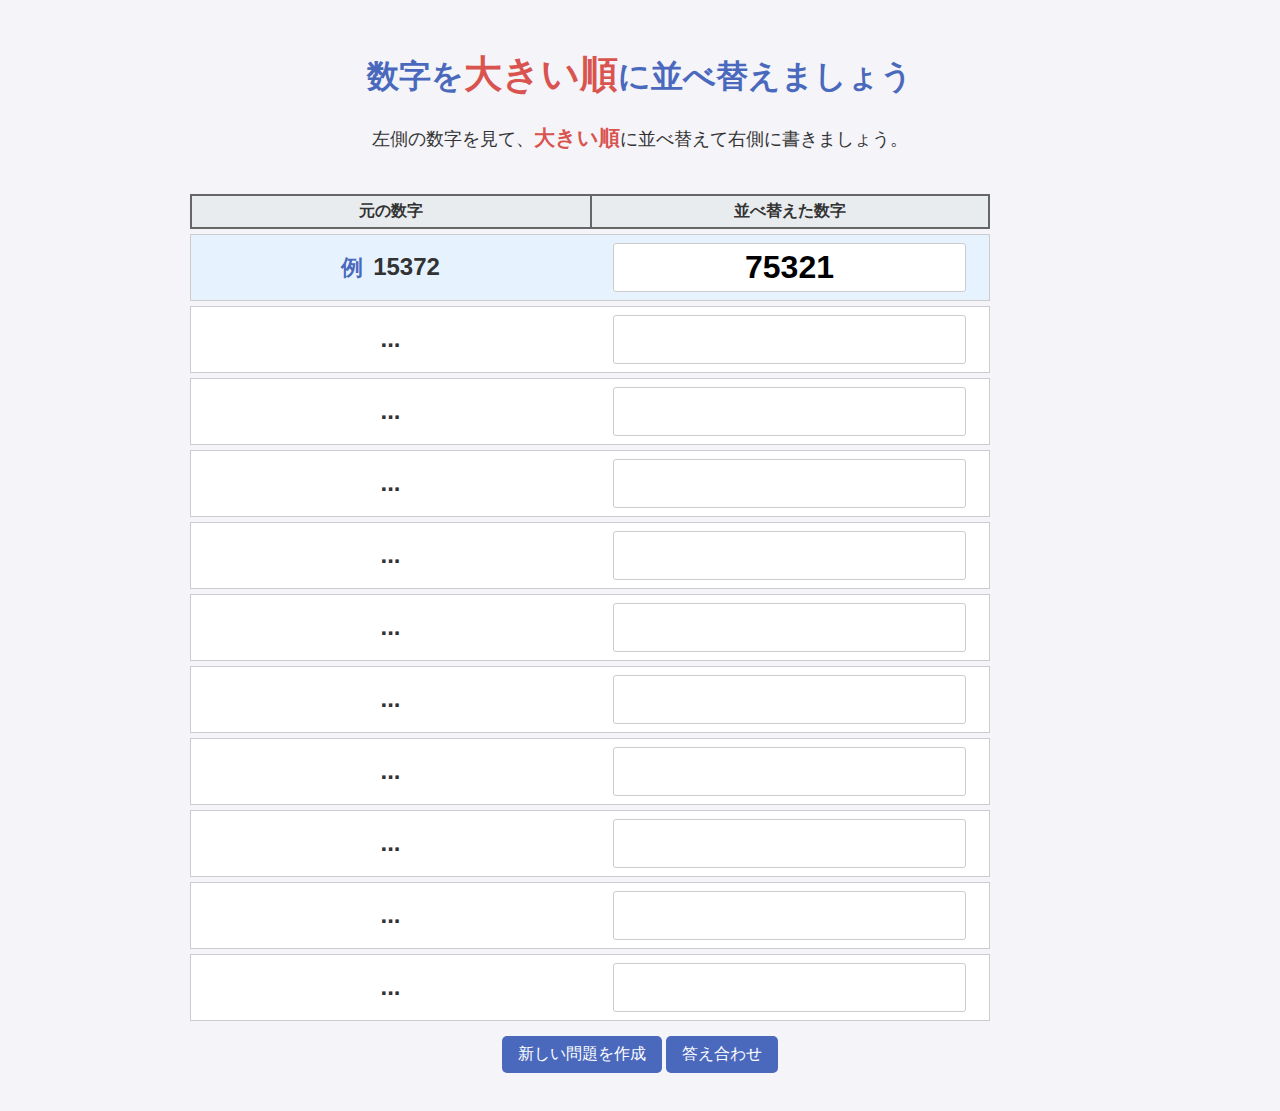
<file: みやもと/riha02.html>
<!DOCTYPE html>
<html lang="ja">
<head>
    <meta charset="UTF-8">
    <title>数字の並び替えリハビリ（大きい順）</title>
    <style>
        body {
            font-family: 'Segoe UI', Tahoma, Geneva, Verdana, sans-serif;
            background-color: #f4f4f9;
            color: #333;
            display: flex;
            flex-direction: column;
            align-items: center;
            padding: 20px;
            box-sizing: border-box;
        }

        header {
            text-align: center;
            margin-bottom: 30px;
        }

        h1 {
            color: #4a69bd;
            font-size: 2em;
        }

        p {
            font-size: 1.1em;
            line-height: 1.5;
            margin: 5px 0;
        }

        .highlight {
            color: #d9534f;
            font-weight: bold;
            font-size: 1.2em;
        }

        main {
            width: 100%;
            max-width: 900px;
        }

        table {
            border-collapse: separate;
            border-spacing: 0 5px;
            width: 100%;
            max-width: 800px;
            margin-bottom: 10px;
        }

        th {
            background-color: #e9ecef;
            font-weight: bold;
            border: 2px solid #666;
            padding: 5px 10px;
            text-align: center;
            font-size: 1em;
            width: 50%;
        }

        td {
            background-color: #fff;
            padding: 8px 10px;
            text-align: center;
            font-size: 1.5em;
            font-weight: bold;
            border: 1px solid #ccc;
        }
        
        .example-row td {
            background-color: #e6f3ff;
            font-weight: bold;
        }

        th:first-child, td:first-child {
            border-right: none;
        }
        
        td:last-child {
            border-left: none;
            font-size: 1em;
            font-weight: normal;
        }
        
        input[type="text"] {
            width: 90%;
            padding: 5px;
            font-size: 2em;
            font-weight: bold;
            border: 1px solid #ccc;
            border-radius: 3px;
            text-align: center;
            transition: background-color 0.3s;
        }
        
        .example-label {
            display: inline-block;
            margin-right: 10px;
            font-size: 0.9em;
            color: #4a69bd;
        }
        
        .hidden-number {
            color: transparent;
            text-shadow: 0 0 5px rgba(0,0,0,0.5);
        }

        .controls {
            text-align: center;
        }

        button {
            padding: 8px 16px;
            font-size: 1em;
            cursor: pointer;
            background-color: #4a69bd;
            color: white;
            border: none;
            border-radius: 5px;
            transition: background-color 0.3s;
        }

        button:hover {
            background-color: #3a57a1;
        }

        #feedback {
            margin-top: 10px;
            font-size: 1.2em;
            font-weight: bold;
        }
        
        .correct {
            color: #28a745;
        }

        .incorrect {
            color: #dc3545;
        }

        #timer {
            margin-top: 10px;
            font-size: 1.5em;
            font-weight: bold;
            color: #4a69bd;
        }
    </style>
</head>
<body>
    <header>
        <h1>数字を<span class="highlight">大きい順</span>に並べ替えましょう</h1>
        <p>左側の数字を見て、<span class="highlight">大きい順</span>に並べ替えて右側に書きましょう。</p>
    </header>
    
    <main>
        <table id="problem-table">
            <thead>
                <tr>
                    <th>元の数字</th>
                    <th>並べ替えた数字</th>
                </tr>
            </thead>
            <tbody>
                <tr class="example-row">
                    <td><span class="example-label">例</span>15372</td>
                    <td><input type="text" class="answer-input" data-correct-answer="75321" value="75321" readonly></td>
                </tr>
            </tbody>
        </table>
        
        <div class="controls">
            <button id="generate-button">新しい問題を作成</button>
            <button id="check-button">答え合わせ</button>
        </div>
        
        <div id="feedback"></div>
        <div id="timer"></div>
    </main>

    <script>
        document.addEventListener('DOMContentLoaded', () => {
            const problemTableBody = document.querySelector('#problem-table tbody');
            const generateButton = document.querySelector('#generate-button');
            const checkButton = document.querySelector('#check-button');
            const feedbackDiv = document.querySelector('#feedback');
            const timerDiv = document.querySelector('#timer');

            let startTime;
            let timerInterval;
            let timerStarted = false;

            function toHalfWidth(str) {
                return str.replace(/[０-９]/g, s => {
                    return String.fromCharCode(s.charCodeAt(0) - 0xFEE0);
                }).replace(/\s/g, '');
            }

            function generateUniqueNonZeroNumberString(length) {
                const digits = [1, 2, 3, 4, 5, 6, 7, 8, 9];
                let numberString = '';

                for (let i = 0; i < length; i++) {
                    const randomIndex = Math.floor(Math.random() * digits.length);
                    numberString += digits.splice(randomIndex, 1)[0];
                }
                return numberString;
            }
            
            function startTimer() {
                if (timerStarted) return;
                
                timerStarted = true;
                startTime = Date.now();
                timerInterval = setInterval(() => {
                    const elapsedTime = Date.now() - startTime;
                    const seconds = Math.floor(elapsedTime / 1000);
                    const milliseconds = (elapsedTime % 1000).toString().padStart(3, '0');
                    timerDiv.textContent = `タイム: ${seconds}秒${milliseconds}`;
                }, 10);
            }

            function generateProblems(numProblems) {
                const existingProblems = problemTableBody.querySelectorAll('tr:not(.example-row)');
                existingProblems.forEach(row => row.remove());

                clearInterval(timerInterval);
                timerStarted = false;
                timerDiv.textContent = '';
                feedbackDiv.textContent = '';

                for (let i = 0; i < numProblems; i++) {
                    const row = document.createElement('tr');
                    const numLength = Math.floor(Math.random() * 4) + 5;
                    const num = generateUniqueNonZeroNumberString(numLength);
                    const sortedNum = num.split('').sort().reverse().join('');
                    
                    row.innerHTML = `
                        <td data-original-number="${num}">...</td>
                        <td><input type="text" class="answer-input" data-correct-answer="${sortedNum}"></td>
                    `;
                    problemTableBody.appendChild(row);
                }

                const inputFields = document.querySelectorAll('.answer-input:not([readonly])');
                inputFields.forEach(input => {
                    input.addEventListener('focus', (event) => {
                        const originalNumberCell = event.target.closest('tr').querySelector('td:first-child');
                        if (originalNumberCell.textContent === '...') {
                            originalNumberCell.textContent = originalNumberCell.dataset.originalNumber;
                            startTimer();
                        }
                    }, { once: true });
                    
                    input.addEventListener('keydown', (event) => {
                        if (event.key === 'Enter' || event.key === 'ArrowDown') {
                            event.preventDefault();
                            
                            const currentIndex = Array.from(inputFields).indexOf(event.target);
                            const nextIndex = currentIndex + 1;
                            
                            if (nextIndex < inputFields.length) {
                                inputFields[nextIndex].focus();
                            } else {
                                checkButton.focus();
                            }
                        }
                    });
                });
            }

            generateButton.addEventListener('click', () => {
                generateProblems(10);
            });

            checkButton.addEventListener('click', () => {
                const inputFields = document.querySelectorAll('.answer-input:not([readonly])');
                if (inputFields.length === 0) {
                    feedbackDiv.textContent = '「新しい問題を作成」ボタンを押してください。';
                    feedbackDiv.className = 'incorrect';
                    return;
                }

                let correctCount = 0;
                let allCorrect = true;

                inputFields.forEach(input => {
                    const correctAnswer = input.dataset.correctAnswer;
                    const userAnswer = toHalfWidth(input.value);

                    if (userAnswer === correctAnswer) {
                        input.style.backgroundColor = 'rgba(40, 167, 69, 0.2)';
                        correctCount++;
                    } else {
                        input.style.backgroundColor = 'rgba(220, 53, 69, 0.2)';
                        allCorrect = false;
                    }
                });

                if (allCorrect) {
                    clearInterval(timerInterval);
                    const finalTime = timerDiv.textContent;
                    feedbackDiv.textContent = `全問正解です！素晴らしい！🎉 タイム: ${finalTime.split(':')[1].trim()}`;
                    feedbackDiv.className = 'correct';
                } else {
                    feedbackDiv.textContent = `正解数: ${correctCount} / ${inputFields.length} です。`;
                    feedbackDiv.className = 'incorrect';
                }
            });

            generateProblems(10);
        });
    </script>
</body>
</html>
</file>
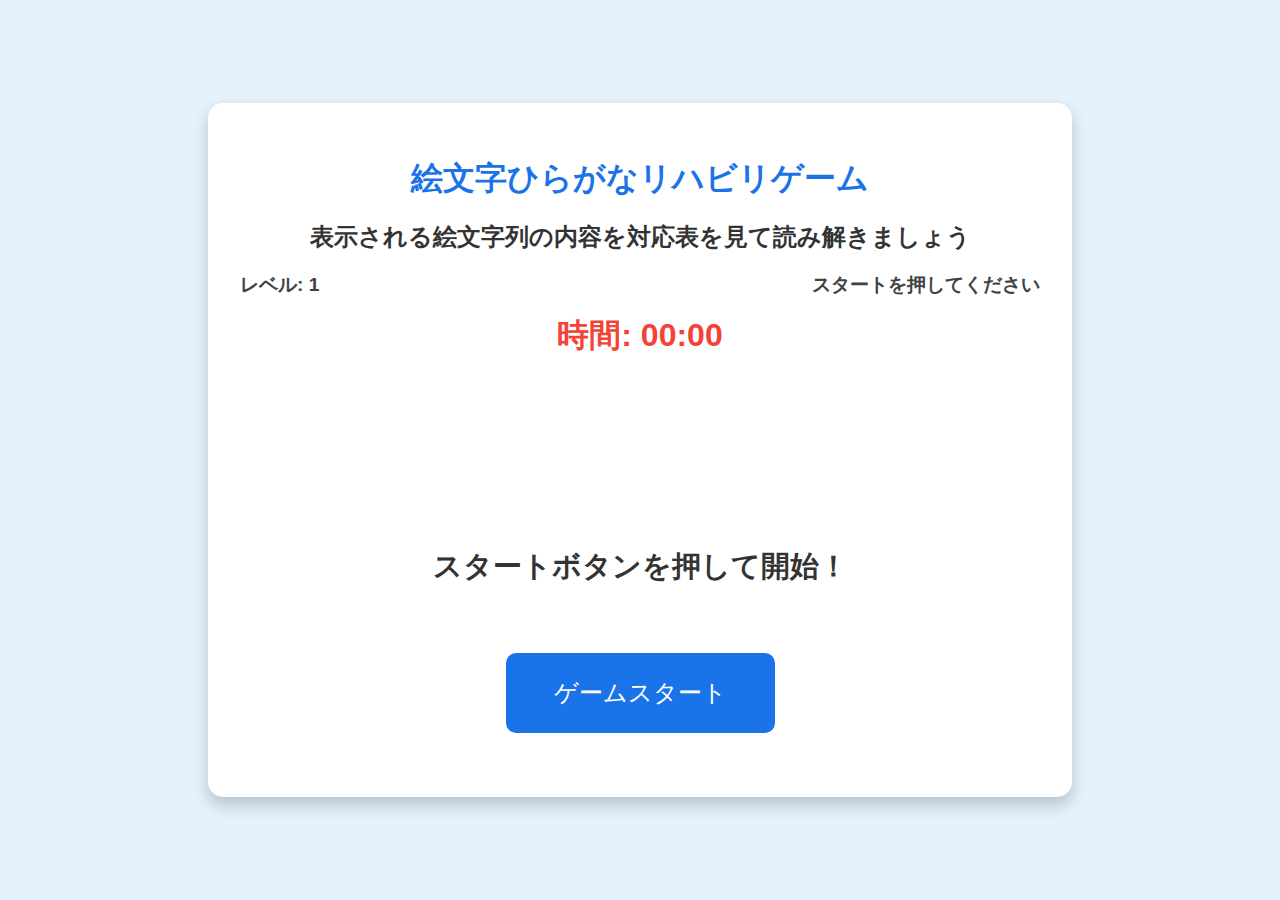
<file: とーま/単語/word.html>
<!DOCTYPE html>
<html lang="ja">
<head>
    <meta charset="UTF-8">
    <meta name="viewport" content="width=device-width, initial-scale=1.0">
    <title>リハビリゲーム</title>
    <style>
        body { font-family: 'Arial', sans-serif; display: flex; justify-content: center; align-items: center; min-height: 100vh; margin: 0; background-color: #e3f2fd; color: #333; text-align: center; }
        .container { background-color: #fff; padding: 2em; border-radius: 15px; box-shadow: 0 8px 16px rgba(0,0,0,0.2); width: 95%; max-width: 800px; }
        h1 { color: #1a73e8; margin-bottom: 0.5em; }
        .top-section { display: flex; justify-content: space-between; align-items: center; margin-bottom: 1em; }
        .level-info, .correct-count { font-size: 1.2em; font-weight: bold; color: #424242; }
        .timer { font-size: 2em; font-weight: bold; color: #f44336; margin-bottom: 1em; }
        .table-container { margin: 1.5em 0; padding: 1.5em; background-color: #e8f5e9; border-radius: 10px; transition: opacity 0.5s ease-in-out; }
        .table-container.hidden { opacity: 0; height: 0; padding: 0; margin: 0; visibility: hidden; }
        .mapping-table { display: grid; grid-template-columns: repeat(5, 1fr); gap: 15px; font-size: 2em; }
        .mapping-table div { padding: 10px; border: 1px solid #c8e6c9; border-radius: 8px; background-color: #f1f8e9; font-weight: bold; }
        .game-area { margin-top: 2em; }
        .question { font-size: 4em; font-weight: bold; margin: 0.5em 0; height: 1.5em; }
        .input-section { display: flex; flex-direction: column; align-items: center; gap: 1em; margin-top: 2em; }
        .answer-input { font-size: 2.5em; width: 80%; padding: 0.5em; text-align: center; border: 2px solid #ccc; border-radius: 8px; }
        #kana-keypad { display: flex; flex-direction: column; gap: 10px; width: 90%; max-width: 800px; margin-top: 1em; }
        .hiragana-keys { display: flex; justify-content: center; gap: 10px; flex-wrap: wrap; }
        .action-buttons { display: flex; justify-content: center; gap: 10px; }
        .hiragana-keys .key, .action-buttons .delete-button, .action-buttons .submit-button { border-radius: 8px; cursor: pointer; transition: background-color 0.3s; }
        .hiragana-keys .key { background-color: #4CAF50; color: white; border: none; padding: 1em; font-size: 1.5em; flex-grow: 1; }
        .hiragana-keys .key:hover { background-color: #45a049; }
        .action-buttons .delete-button { background-color: #f44336; color: white; border: none; padding: 1em; font-size: 1.5em; flex-grow: 1; }
        .action-buttons .delete-button:hover { background-color: #d32f2f; }
        .action-buttons .submit-button { background-color: #1a73e8; color: white; border: none; padding: 1em; font-size: 1.5em; flex-grow: 2; }
        .action-buttons .submit-button:hover { background-color: #0d47a1; }
        .result { font-size: 1.8em; font-weight: bold; margin-top: 1em; height: 2em; }
        .correct { color: green; }
        .incorrect { color: red; }
        .start-button { font-size: 1.5em; padding: 1em 2em; margin-top: 2em; background-color: #1a73e8; color: white; border: none; border-radius: 10px; cursor: pointer; }
        .start-button:hover { background-color: #0d47a1; }
        .game-complete-message { font-size: 2em; font-weight: bold; color: #4CAF50; margin-top: 1em; }
        .retry-buttons { display: flex; justify-content: center; gap: 1em; margin-top: 2em; }
        .retry-button { font-size: 1em; padding: 0.8em 1.5em; background-color: #607d8b; color: white; border: none; border-radius: 8px; cursor: pointer; }
        .retry-button:hover { background-color: #455a64; }
        .hidden { display: none; }
    </style>
</head>
<body>
    <div class="container">
        <h1>絵文字ひらがなリハビリゲーム</h1>
        <h2>表示される絵文字列の内容を対応表を見て読み解きましょう</h2>
        <div class="top-section">
            <div id="level-info" class="level-info">レベル: 1 </div>
            <div id="correct-count" class="correct-count">スタートを押してください</div>
        </div>
        <div id="timer" class="timer">時間: 00:00</div>
        <div class="table-container">
            <h2>対応表</h2>
            <div id="mapping-table" class="mapping-table"></div>
        </div>
        <div class="game-area">
            <div id="question" class="question"></div>
            <div class="input-section">
                <input type="text" id="answer-input" class="answer-input" placeholder="ひらがなをクリックしてください" readonly>
                <div id="kana-keypad">
                    <div id="hiragana-keys" class="hiragana-keys"></div>
                    <div id="action-buttons" class="action-buttons"></div>
                </div>
            </div>
            <div id="result" class="result"></div>
            <button id="start-button" class="start-button">ゲームスタート</button>
            <div id="game-complete-message" class="game-complete-message"></div>
            <div class="retry-buttons hidden">
                <button id="retry-level1" class="retry-button">レベル1から再挑戦</button>
                <button id="retry-level2" class="retry-button">レベル2から再挑戦</button>
                <button id="retry-level3" class="retry-button">レベル3から再挑戦</button>
            </div>
        </div>
    </div>
    <script>
        document.addEventListener('DOMContentLoaded', () => {
            const hiraganaKeys = ['い','か','る','く','ま','し','さ','あ','ん','','','','',''];
            const emojis = ['🍊','🍒','🥝','🍍','🥭','🍉','🍋','🍇','🍌','🥑','🍓','🍐','🍑','🥥'];
            let limitedMapping = {}, reverseLimitedMapping = {};
            const fixedProblems = {1:['しか','くま','いか','さる','さい','いし'],2:['いるか','くるま','しかく','かかし','しるく'],3:['いかさま','かるいし','さいかい']};
            const mappingTableContainer = document.querySelector('.table-container');
            const mappingTable = document.getElementById('mapping-table');
            const questionEl = document.getElementById('question');
            const answerInput = document.getElementById('answer-input');
            const resultEl = document.getElementById('result');
            const levelInfoEl = document.getElementById('level-info');
            const correctCountEl = document.getElementById('correct-count');
            const startButton = document.getElementById('start-button');
            const timerEl = document.getElementById('timer');
            const gameCompleteMessage = document.getElementById('game-complete-message');
            const retryButtonsContainer = document.querySelector('.retry-buttons');
            const retryLevel1Button = document.getElementById('retry-level1');
            const retryLevel2Button = document.getElementById('retry-level2');
            const retryLevel3Button = document.getElementById('retry-level3');
            const hiraganaKeysContainer = document.getElementById('hiragana-keys');
            const actionButtonsContainer = document.getElementById('action-buttons');
            let currentLevel=1, problemIndex=0, correctCount=0, currentProblem='', currentExpectedAnswer='';
            let timerId, startTime, isGameActive=false;

            function createMappingTable(){
                const shuffledEmojis=[...emojis];
                for(let i=shuffledEmojis.length-1;i>0;i--){
                    const j=Math.floor(Math.random()*(i+1));
                    [shuffledEmojis[i],shuffledEmojis[j]]=[shuffledEmojis[j],shuffledEmojis[i]];
                }
                limitedMapping={},reverseLimitedMapping={};
                hiraganaKeys.forEach((kana,index)=>{limitedMapping[kana]=shuffledEmojis[index];reverseLimitedMapping[shuffledEmojis[index]]=kana;});
                mappingTable.innerHTML='';
                for(const kana in limitedMapping){
                    const div=document.createElement('div');
                    div.textContent=`${limitedMapping[kana]}: ${kana}`;
                    mappingTable.appendChild(div);
                }
            }

            function startTimer(){startTime=Date.now();timerId=setInterval(updateTimer,1000);}
            function updateTimer(){const elapsedTime=Math.floor((Date.now()-startTime)/1000);const minutes=Math.floor(elapsedTime/60).toString().padStart(2,'0');const seconds=(elapsedTime%60).toString().padStart(2,'0');timerEl.textContent=`時間: ${minutes}:${seconds}`;}
            function stopTimer(){clearInterval(timerId);}
            function updateCorrectCountDisplay(){let remaining;if(currentLevel===1){remaining=fixedProblems[1].length-problemIndex;correctCountEl.textContent=`レベル2まであと${remaining}問`;}else if(currentLevel===2){remaining=fixedProblems[2].length-problemIndex;correctCountEl.textContent=`レベル3まであと${remaining}問`;}else if(currentLevel===3){remaining=fixedProblems[3].length-problemIndex;correctCountEl.textContent=`クリアまであと${remaining}問`;}}
            function toggleMappingTable(show){show?mappingTableContainer.classList.remove('hidden'):mappingTableContainer.classList.add('hidden');}

            function createKeypad(){
                hiraganaKeysContainer.innerHTML='';actionButtonsContainer.innerHTML='';
                hiraganaKeys.forEach(kana=>{
                    const button=document.createElement('button');button.className='key';button.textContent=kana;button.disabled=true;
                    button.addEventListener('click',()=>{if(isGameActive){answerInput.value+=kana;}});
                    hiraganaKeysContainer.appendChild(button);
                });
                const deleteButton=document.createElement('button');deleteButton.className='delete-button';deleteButton.textContent='削除';deleteButton.disabled=true;
                deleteButton.addEventListener('click',()=>{if(isGameActive){answerInput.value=answerInput.value.slice(0,-1);}});
                actionButtonsContainer.appendChild(deleteButton);
                const submitBtn=document.createElement('button');submitBtn.className='submit-button';submitBtn.textContent='解答する';submitBtn.disabled=true;
                submitBtn.addEventListener('click',()=>{if(isGameActive){checkAnswer();}});
                actionButtonsContainer.appendChild(submitBtn);
            }

            function displayNextProblem(){
                const levelProblems=fixedProblems[currentLevel];
                if(problemIndex>=levelProblems.length){
                    if(currentLevel<3){currentLevel++;problemIndex=0;alert(`レベルアップ！\n次のレベル${currentLevel}に挑戦します。`);createMappingTable();}
                    else{stopTimer();isGameActive=false;gameCompleteMessage.textContent='おめでとうございます！レベル3をクリアしました！';retryButtonsContainer.classList.remove('hidden');document.querySelectorAll('.key,.delete-button,.submit-button').forEach(btn=>btn.disabled=true);return;}
                }
                currentExpectedAnswer=levelProblems[problemIndex];currentProblem='';for(const char of currentExpectedAnswer){currentProblem+=limitedMapping[char];}
                questionEl.textContent=currentProblem;answerInput.value='';resultEl.textContent='';levelInfoEl.textContent=`レベル: ${currentLevel}`;updateCorrectCountDisplay();
            }

            function checkAnswer(){
                const userAnswer=answerInput.value.trim();
                if(userAnswer===currentExpectedAnswer){resultEl.textContent='正解！🎉';resultEl.className='result correct';correctCount++;problemIndex++;}
                else{resultEl.textContent='不正解…😢';resultEl.className='result incorrect';}
                setTimeout(displayNextProblem,1000);
            }

            function startGame(level=1){
                stopTimer();isGameActive=false;startButton.classList.add('hidden');retryButtonsContainer.classList.add('hidden');gameCompleteMessage.textContent='';
                currentLevel=level;problemIndex=0;correctCount=0;
                document.querySelectorAll('.key,.delete-button,.submit-button').forEach(btn=>btn.disabled=false);
                toggleMappingTable(true);startTimer();answerInput.style.display='block';document.getElementById('kana-keypad').style.display='flex';resultEl.textContent='';
                createMappingTable();displayNextProblem();isGameActive=true;
            }

            createMappingTable();createKeypad();toggleMappingTable(false);questionEl.textContent='';answerInput.style.display='none';document.getElementById('kana-keypad').style.display='none';resultEl.textContent='スタートボタンを押して開始！';correctCountEl.textContent='スタートを押してください';
            startButton.addEventListener('click',()=>startGame());
            retryLevel1Button.addEventListener('click',()=>startGame(1));
            retryLevel2Button.addEventListener('click',()=>startGame(2));
            retryLevel3Button.addEventListener('click',()=>startGame(3));
        });
    </script>
</body>
</html>
</file>
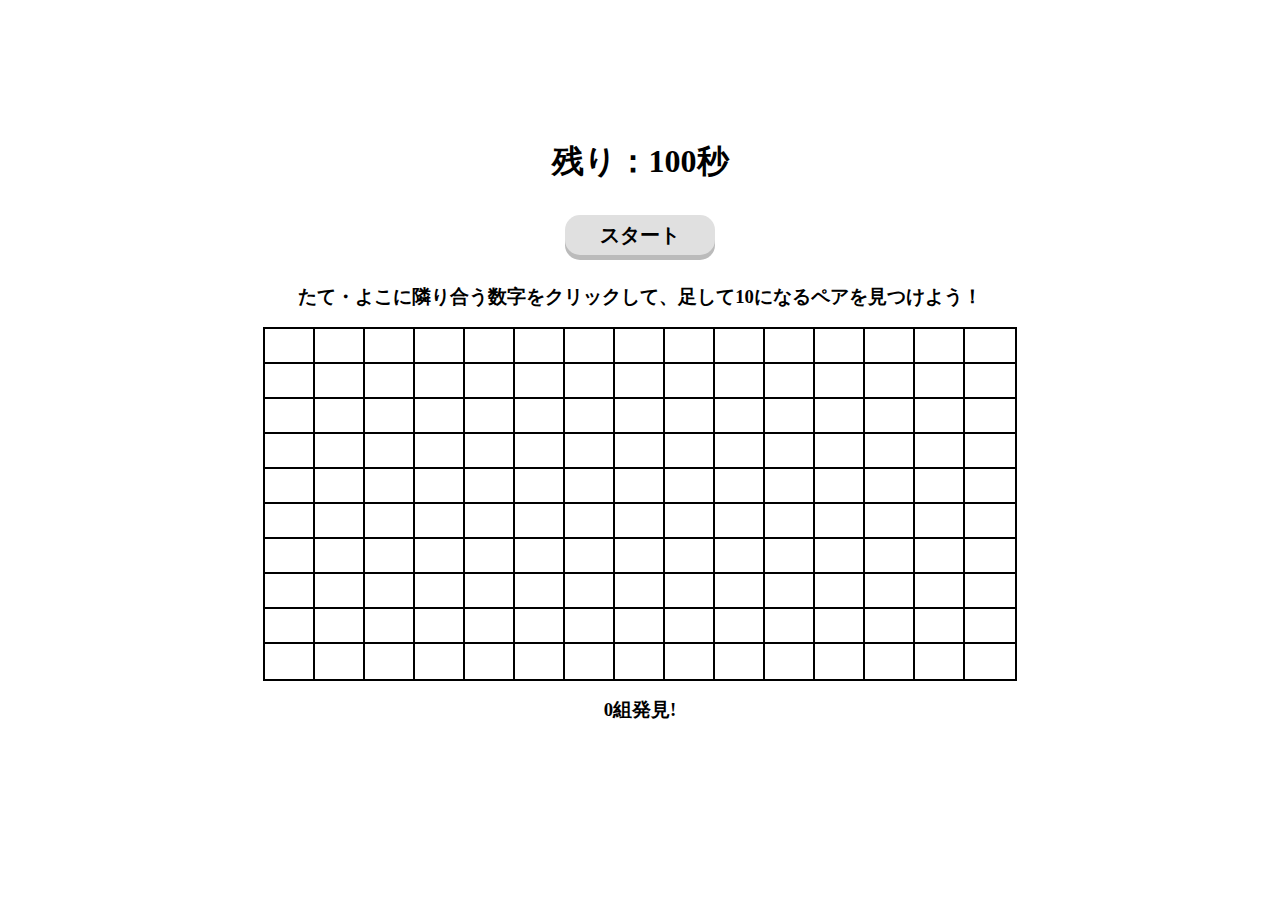
<file: とーま/計算ゲーム/num.html>
<!DOCTYPE html>
<html>
<head>
<meta charset="UTF-8">
<title>計算ゲーム</title>
<style>
    body {
        min-height: 100vh;
        display: flex;
        flex-direction: column;
        justify-content: center;
        align-items: center;
        margin: 0;
    }
    #Goal {
       
        padding-bottom: 0px;
    }

    .Grid {
        display: grid;
        grid-template-rows: repeat(10, 35px);
        grid-template-columns: repeat(15, 50px);
    }

    .cell { 
        box-sizing: border-box;
        outline: 2px solid black;
        background: #fff;
        display: flex;
        justify-content: center;
        align-items: center;
        font-size: 25px;
        cursor: pointer;
    }
    #Start {
        width: 150px;
    height: 40px;
    margin: 10px;

    border: none;
    border-radius: 15px;

    background: #e0e0e0;
    color: black;
    font-size: 20px;
    font-weight: bold;

    box-shadow: 0 5px 0 #bbb; /* 下方向に濃い影をつけて立体感 */
    cursor: pointer;
    transition: 0.1s;
    }

    #Start:hover {
        box-shadow: 0 6px 0 #999;
    }

    #Start:active {
        position: relative;
        top: 4px;              /* 下に沈む */
        box-shadow: 0 2px 0 #999; /* 影を短くして押し込まれた感じ */

    }

    .selected {background: darkorange;}

    .corect {
        background: lightgreen;
        pointer-events: none;
    }

    #Start:disabled {cursor: not-allowed;}
    .incorrect {background: lightcoral; pointer-events: none;}
</style>
</head>
<body>
<h1 id="Time">残り：100秒</h1>
<button id="Start">スタート</button>
<h3 id="Goal">たて・よこに隣り合う数字をクリックして、足して10になるペアを見つけよう！</h3>


<div id="Grid" class="Grid"></div>
<h3 id="Pair">0組発見!</h3>
<h2 id="Result"></h2>
</body>

<script>
const rows = 10;
const cols = 15;
let selectedCell = null;
let foundPairs = 0;
let missPairs = 0;
let timer = 100;
let timerId = null;
let isPlaying = false;

const grid = document.getElementById("Grid");
const start = document.getElementById("Start");
const pair = document.getElementById("Pair");
const time = document.getElementById("Time");

function makeGrid() {
    grid.innerHTML = "";

    for(let r=0; r<rows; r++){
        for(let c=0; c<cols; c++){
            const cell = document.createElement("div");
            cell.className = "cell";
            cell.dataset.row = r;
            cell.dataset.col = c;
            grid.appendChild(cell);

            cell.addEventListener("click", () => onClickCell(cell));
        }
    }
    document.querySelectorAll(".cell").forEach(cell => cell.style.pointerEvents = "none");
}

function onClickCell(cell){
    if(cell.classList.contains("selected") || cell.classList.contains("corect")) {
        cell.classList.remove("selected");
        selectedCell = null;
        return;
    }

    if(!selectedCell){
        cell.classList.add("selected");
        selectedCell = cell;
    } else {
        const first = selectedCell;
        const second = cell;

        const firstNum = parseInt(first.textContent);
        const secondNum = parseInt(second.textContent);

        const r1 = parseInt(first.dataset.row);
        const c1 = parseInt(first.dataset.col);
        const r2 = parseInt(second.dataset.row);
        const c2 = parseInt(second.dataset.col);

        const isAdjacent = (Math.abs(r1 - r2) === 1 && c1 === c2) || (Math.abs(c1 - c2) === 1 && r1 === r2);

        if(firstNum + secondNum === 10 && isAdjacent){
            first.classList.remove("selected");
            second.classList.remove("selected");
            first.classList.add("corect");
            second.classList.add("corect");
            foundPairs++;
            pair.textContent = foundPairs + "組発見!!";
        } else {
            first.classList.remove("selected");
            second.classList.remove("selected");
        }

        selectedCell = null;
    }
}

function GameStart(){
    if(isPlaying) return;
    isPlaying = true;
    start.disabled = true;
    start.innerText = "挑戦中...";
    foundPairs = 0;
    pair.textContent = "";
    timer = 100;
    time.textContent = `残り：${timer}秒`;

    document.getElementById("Result").textContent = "";
    missPairs = 0;

    document.querySelectorAll(".cell").forEach(cell => {
        cell.textContent = Math.floor(Math.random() * 9) + 1;
        cell.classList.remove("selected", "corect","incorrect");
        cell.style.pointerEvents = "auto";
    });

    timerId = setInterval(() => {
        timer--;
        time.textContent = `残り：${timer}秒`;
        if(timer <= 0){
            clearInterval(timerId);
            answer();
            document.querySelectorAll(".cell").forEach(cell => cell.style.pointerEvents = "none");
            start.innerText = "再挑戦";
            start.disabled = false;
            isPlaying = false;
            document.getElementById("Result").textContent = ` ${missPairs}組発見できませんでした`;
        }
    }, 1000);
}

function answer() {
    const cells = Array.from(document.querySelectorAll(".cell"));
        for(let i = 0; i < cells.length; i++){
            const first = cells[i];
            if(first.classList.contains("corect") || first.classList.contains("incorrect")) continue;

            for(let j = i+1; j < cells.length; j++){
                const second = cells[j];
                if(second.classList.contains("corect") || second.classList.contains("incorrect")) continue;

                const r1 = parseInt(first.dataset.row);
                const c1 = parseInt(first.dataset.col);
                const r2 = parseInt(second.dataset.row);
                const c2 = parseInt(second.dataset.col);

                const isAdjacent = (Math.abs(r1 - r2) === 1 && c1 === c2) || (Math.abs(c1 - c2) === 1 && r1 === r2);

                const firstNum = parseInt(first.textContent);
                const secondNum = parseInt(second.textContent);

                if(firstNum + secondNum === 10 && isAdjacent){
                    first.classList.add("incorrect");
                    second.classList.add("incorrect");
                    missPairs++;

                    break;
                }
            }
        }
}

makeGrid();
start.addEventListener("click", GameStart);

</script>
</html>
</file>
